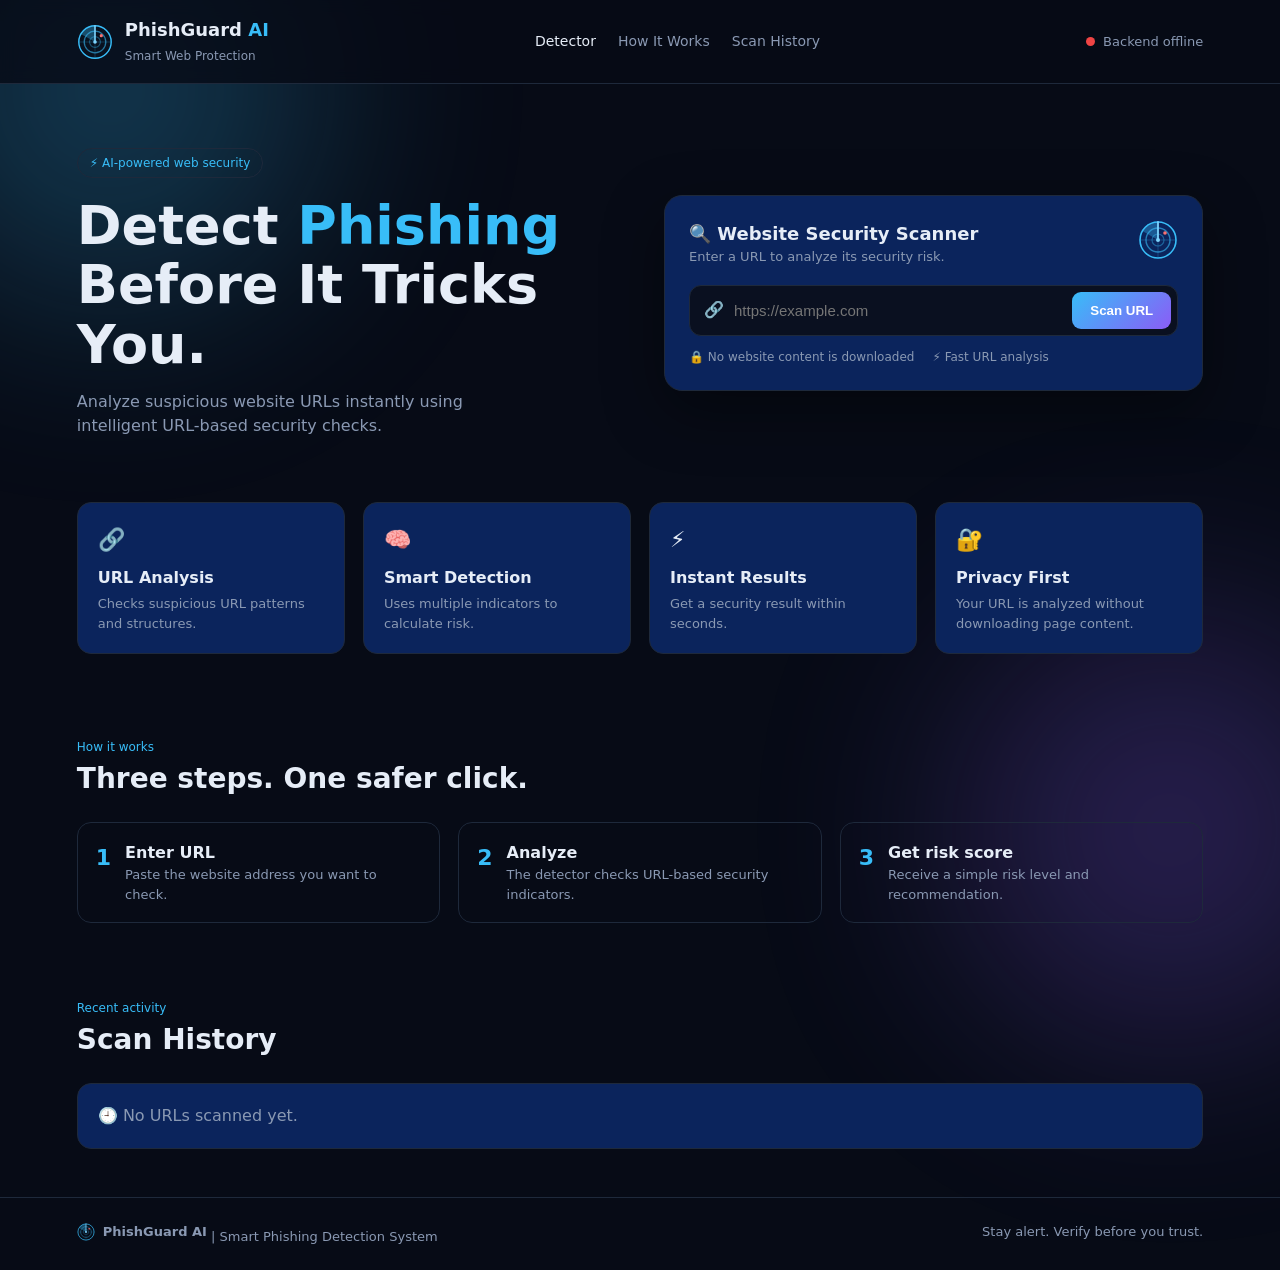
<file: index2.html>
<!DOCTYPE html>
<html lang="en">
<head>
<meta charset="UTF-8">
<meta name="viewport" content="width=device-width, initial-scale=1.0">
<link rel="icon" href="data:image/svg+xml,%3Csvg xmlns='http://www.w3.org/2000/svg' viewBox='0 0 40 40' fill='none'%3E%3Ccircle cx='20' cy='20' r='18' stroke='%2338bdf8' stroke-width='2.5'/%3E%3Ccircle cx='20' cy='20' r='10' stroke='%2338bdf8' stroke-opacity='.6' stroke-width='2.5'/%3E%3Cpath d='M20 20L20 3' stroke='%237dd3fc' stroke-width='3' stroke-linecap='round'/%3E%3Ccircle cx='20' cy='20' r='3' fill='%237dd3fc'/%3E%3C/svg%3E">
<title>PhishGuard AI | Smart Phishing Detector</title>
<style>
:root{--bg:#070b16;--panel:#0b245c;--line:#1e293b;--text:#e6edf7;--muted:#8a99b3;--blue:#38bdf8;--violet:#8b5cf6;--ok:#22c55e;--warn:#f59e0b;--bad:#ef4444}
*{box-sizing:border-box;margin:0;padding:0}
html{scroll-behavior:smooth}
body{font-family:system-ui,"Segoe UI",Arial,sans-serif;background:var(--bg);color:var(--text);line-height:1.5;overflow-x:hidden}
.glow{position:fixed;width:420px;height:420px;border-radius:50%;filter:blur(110px);opacity:.25;z-index:-1}
.glow-one{background:var(--blue);top:-120px;left:-100px}
.glow-two{background:var(--violet);bottom:-140px;right:-100px}
.navbar{display:flex;align-items:center;justify-content:space-between;gap:16px;flex-wrap:wrap;padding:16px 6vw;border-bottom:1px solid var(--line);background:rgba(7,11,22,.8);backdrop-filter:blur(8px);position:sticky;top:0;z-index:5}
.brand{display:flex;align-items:center;gap:12px}
.brand-icon{display:flex}
.brand h2{font-size:18px}.brand h2 span{color:var(--blue)}
.brand small{color:var(--muted);font-size:12px}
nav{display:flex;gap:22px}
nav a{color:var(--muted);text-decoration:none;font-size:14px}
nav a:hover,nav a.active{color:var(--text)}
.status{font-size:13px;color:var(--muted);display:flex;align-items:center;gap:8px}
.status span{width:9px;height:9px;border-radius:50%;background:var(--bad)}
.status.on span{background:var(--ok);box-shadow:0 0 8px var(--ok)}
main{padding:0 6vw}
.hero{display:grid;grid-template-columns:1fr 1fr;gap:48px;align-items:center;padding:64px 0}
.tag{display:inline-block;font-size:12px;color:var(--blue);border:1px solid var(--line);padding:5px 12px;border-radius:99px;margin-bottom:18px}
.hero h1{font-size:clamp(34px,5vw,54px);line-height:1.1;margin-bottom:16px}
.hero h1 span{color:var(--blue)}
.hero-text p{color:var(--muted);max-width:44ch}
.detector-card{background:var(--panel);border:1px solid var(--line);border-radius:18px;padding:24px;box-shadow:0 20px 60px rgba(0,0,0,.4)}
.card-header{display:flex;justify-content:space-between;gap:12px;margin-bottom:18px}
.card-header h2{font-size:18px}.card-header p{color:var(--muted);font-size:13px}
.shield{display:flex}
.url-box{display:flex;align-items:center;gap:10px;background:#0a1020;border:1px solid var(--line);border-radius:12px;padding:6px 6px 6px 14px}
.url-box:focus-within{border-color:var(--blue)}
.url-box input{flex:1;min-width:0;background:none;border:0;outline:0;color:var(--text);font-size:15px;padding:10px 0}
.url-box button{background:linear-gradient(135deg,var(--blue),var(--violet));border:0;color:#fff;font-weight:600;padding:11px 18px;border-radius:9px;cursor:pointer}
.url-box button:disabled{opacity:.6;cursor:wait}
.scanner-info{display:flex;flex-wrap:wrap;gap:6px 18px;margin-top:12px;font-size:12px;color:var(--muted)}
.hidden{display:none!important}
.result{display:flex;align-items:center;gap:14px;margin-top:20px;padding:16px;border-radius:12px;background:#0a1020;border:1px solid var(--line)}
.result-icon{width:44px;height:44px;border-radius:50%;display:grid;place-items:center;font-size:20px;font-weight:700;flex:none}
.result-content{flex:1;min-width:0}
.result-content h3{font-size:17px}
.result-content p{font-size:12px;color:var(--muted);word-break:break-all}
.risk-score{text-align:right}.risk-score strong{font-size:26px;display:block}.risk-score small{color:var(--muted)}
.result.safe{border-color:var(--ok)}.result.safe .result-icon{background:rgba(34,197,94,.15);color:var(--ok)}.result.safe strong{color:var(--ok)}
.result.warn{border-color:var(--warn)}.result.warn .result-icon{background:rgba(245,158,11,.15);color:var(--warn)}.result.warn strong{color:var(--warn)}
.result.bad{border-color:var(--bad)}.result.bad .result-icon{background:rgba(239,68,68,.15);color:var(--bad)}.result.bad strong{color:var(--bad)}
.risk-container{margin-top:16px}
.risk-label{display:flex;justify-content:space-between;font-size:13px;color:var(--muted);margin-bottom:6px}
.risk-bar{height:10px;background:#0a1020;border-radius:6px;overflow:hidden}
#riskFill{height:100%;width:0;background:var(--ok);transition:width .5s}
.features{display:grid;grid-template-columns:repeat(auto-fit,minmax(210px,1fr));gap:18px;padding-bottom:56px}
.feature{padding:20px;border:1px solid var(--line);border-radius:14px;background:var(--panel)}
.feature-icon{font-size:22px;margin-bottom:10px}
.feature h3{font-size:16px;margin-bottom:4px}.feature p{font-size:13px;color:var(--muted)}
.section-title{margin-bottom:22px}
.section-title span{color:var(--blue);font-size:12px}
.section-title h2{font-size:28px}
.how-section,.history-section{padding:24px 0 48px}
.steps{display:grid;grid-template-columns:repeat(auto-fit,minmax(240px,1fr));gap:18px}
.step{display:flex;gap:14px;padding:18px;border:1px solid var(--line);border-radius:14px}
.step b{color:var(--blue);font-size:22px}
.step h3{font-size:16px}.step p{font-size:13px;color:var(--muted)}
.history-list{border:1px solid var(--line);border-radius:14px;background:var(--panel);overflow:hidden}
.history-item{display:flex;justify-content:space-between;gap:14px;padding:13px 18px;border-bottom:1px solid var(--line);font-size:14px}
.history-item:last-child{border:0}
.history-item .u{overflow:hidden;text-overflow:ellipsis;white-space:nowrap}
.history-item .t{font-weight:700;white-space:nowrap}
.t.SAFE{color:var(--ok)}.t.PHISHING{color:var(--bad)}
.empty-history{padding:20px;color:var(--muted)}
footer{border-top:1px solid var(--line);padding:24px 6vw;color:var(--muted);font-size:13px;display:flex;justify-content:space-between;flex-wrap:wrap;gap:8px}

.sweep{transform-origin:20px 20px;animation:spin 3s linear infinite}
@keyframes spin{to{transform:rotate(360deg)}}
@media(prefers-reduced-motion:reduce){.sweep{animation:none}}
@media(max-width:820px){.hero{grid-template-columns:1fr;padding:40px 0}nav{display:none}}
</style>
</head>
<body>
<div class="glow glow-one"></div>
<div class="glow glow-two"></div>

<header class="navbar">
  <div class="brand">
    <div class="brand-icon"><svg viewBox="0 0 40 40" width="36" height="36" fill="none" aria-hidden="true"><circle cx="20" cy="20" r="18" stroke="#38bdf8" stroke-width="1.6"/><circle cx="20" cy="20" r="12" stroke="#38bdf8" stroke-opacity=".6" stroke-width="1.4"/><circle cx="20" cy="20" r="6" stroke="#38bdf8" stroke-opacity=".4" stroke-width="1.2"/><path d="M20 2V38M2 20H38" stroke="#38bdf8" stroke-opacity=".25" stroke-width="1"/><g class="sweep"><path d="M20 20L20 2A18 18 0 0 0 4.4 11Z" fill="#38bdf8" fill-opacity=".35"/><path d="M20 20L20 2" stroke="#7dd3fc" stroke-width="1.8" stroke-linecap="round"/></g><circle cx="27" cy="13" r="1.8" fill="#f87171"/><circle cx="20" cy="20" r="2" fill="#7dd3fc"/></svg></div>
    <div><h2>PhishGuard <span>AI</span></h2><small>Smart Web Protection</small></div>
  </div>
  <nav>
    <a href="#" class="active">Detector</a>
    <a href="#how">How It Works</a>
    <a href="#history">Scan History</a>
  </nav>
  <div class="status" id="status"><span></span><b id="statusText" style="font-weight:400">Checking...</b></div>
</header>

<main>
  <section class="hero">
    <div class="hero-text">
      <div class="tag">⚡ AI-powered web security</div>
      <h1>Detect <span>Phishing</span><br>Before It Tricks You.</h1>
      <p>Analyze suspicious website URLs instantly using intelligent URL-based security checks.</p>
    </div>

    <div class="detector-card">
      <div class="card-header">
        <div><h2>🔍 Website Security Scanner</h2><p>Enter a URL to analyze its security risk.</p></div>
        <div class="shield"><svg viewBox="0 0 40 40" width="40" height="40" fill="none" aria-hidden="true"><circle cx="20" cy="20" r="18" stroke="#38bdf8" stroke-width="1.6"/><circle cx="20" cy="20" r="12" stroke="#38bdf8" stroke-opacity=".6" stroke-width="1.4"/><circle cx="20" cy="20" r="6" stroke="#38bdf8" stroke-opacity=".4" stroke-width="1.2"/><path d="M20 2V38M2 20H38" stroke="#38bdf8" stroke-opacity=".25" stroke-width="1"/><g class="sweep"><path d="M20 20L20 2A18 18 0 0 0 4.4 11Z" fill="#38bdf8" fill-opacity=".35"/><path d="M20 20L20 2" stroke="#7dd3fc" stroke-width="1.8" stroke-linecap="round"/></g><circle cx="27" cy="13" r="1.8" fill="#f87171"/><circle cx="20" cy="20" r="2" fill="#7dd3fc"/></svg></div>
      </div>

      <div class="url-box">
        <span>🔗</span>
        <input type="text" id="urlInput" placeholder="https://example.com" autocomplete="off">
        <button id="scanBtn">Scan URL</button>
      </div>

      <div class="scanner-info">
        <span>🔒 No website content is downloaded</span>
        <span>⚡ Fast URL analysis</span>
      </div>

      <div id="result" class="result hidden">
        <div class="result-icon" id="resultIcon">✓</div>
        <div class="result-content">
          <h3 id="resultTitle">Website appears safe</h3>
          <p id="resultText">Analysis completed.</p>
        </div>
        <div class="risk-score"><strong id="score">0%</strong><small>Risk Score</small></div>
      </div>

      <div id="riskContainer" class="risk-container hidden">
        <div class="risk-label"><span>Security Risk</span><span id="riskText">Low</span></div>
        <div class="risk-bar"><div id="riskFill"></div></div>
      </div>
    </div>
  </section>

  <section class="features">
    <div class="feature"><div class="feature-icon">🔗</div><h3>URL Analysis</h3><p>Checks suspicious URL patterns and structures.</p></div>
    <div class="feature"><div class="feature-icon">🧠</div><h3>Smart Detection</h3><p>Uses multiple indicators to calculate risk.</p></div>
    <div class="feature"><div class="feature-icon">⚡</div><h3>Instant Results</h3><p>Get a security result within seconds.</p></div>
    <div class="feature"><div class="feature-icon">🔐</div><h3>Privacy First</h3><p>Your URL is analyzed without downloading page content.</p></div>
  </section>

  <section id="how" class="how-section">
    <div class="section-title"><span>How it works</span><h2>Three steps. One safer click.</h2></div>
    <div class="steps">
      <div class="step"><b>1</b><div><h3>Enter URL</h3><p>Paste the website address you want to check.</p></div></div>
      <div class="step"><b>2</b><div><h3>Analyze</h3><p>The detector checks URL-based security indicators.</p></div></div>
      <div class="step"><b>3</b><div><h3>Get risk score</h3><p>Receive a simple risk level and recommendation.</p></div></div>
    </div>
  </section>

  <section id="history" class="history-section">
    <div class="section-title"><span>Recent activity</span><h2>Scan History</h2></div>
    <div id="historyList" class="history-list"><div class="empty-history">🕘 No URLs scanned yet.</div></div>
  </section>
</main>

<footer>
  <div><strong style="display:inline-flex;align-items:center;gap:8px"><svg viewBox="0 0 40 40" width="18" height="18" fill="none" aria-hidden="true"><circle cx="20" cy="20" r="18" stroke="#38bdf8" stroke-width="1.6"/><circle cx="20" cy="20" r="12" stroke="#38bdf8" stroke-opacity=".6" stroke-width="1.4"/><circle cx="20" cy="20" r="6" stroke="#38bdf8" stroke-opacity=".4" stroke-width="1.2"/><path d="M20 2V38M2 20H38" stroke="#38bdf8" stroke-opacity=".25" stroke-width="1"/><g class="sweep"><path d="M20 20L20 2A18 18 0 0 0 4.4 11Z" fill="#38bdf8" fill-opacity=".35"/><path d="M20 20L20 2" stroke="#7dd3fc" stroke-width="1.8" stroke-linecap="round"/></g><circle cx="27" cy="13" r="1.8" fill="#f87171"/><circle cx="20" cy="20" r="2" fill="#7dd3fc"/></svg> PhishGuard AI</strong> | Smart Phishing Detection System</div>
  <p>Stay alert. Verify before you trust.</p>
</footer>

<script>
const API = "http://127.0.0.1:8000";
const $ = id => document.getElementById(id);
const esc = s => String(s).replace(/[&<>"]/g, c => ({"&":"&amp;","<":"&lt;",">":"&gt;",'"':"&quot;"}[c]));

async function scan(){
  const url = $("urlInput").value.trim();
  if(!url) return;
  const btn = $("scanBtn");
  btn.disabled = true; btn.textContent = "Scanning...";
  try{
    const r = await fetch(API + "/analyze", {
      method:"POST",
      headers:{"Content-Type":"application/json"},
      body: JSON.stringify({url})
    });
    if(!r.ok) throw new Error("API error " + r.status);
    show(await r.json(), url);
    loadHistory();
  }catch(e){
    alert("Scan nahi hua: " + e.message + "\nBackend (uvicorn) chal raha hai?");
  }
  btn.disabled = false; btn.textContent = "Scan URL";
}

function show(d, url){
  const phish = String(d.prediction).toUpperCase() === "PHISHING";
  const p = Math.round((d.probability || 0) * 100);
  let level = "safe", label = "Low", title = "Website appears safe", icon = "✓", color = "var(--ok)";
  if(phish){ level = "bad"; label = "High"; title = "Phishing detected, avoid this site"; icon = "!"; color = "var(--bad)"; }
  else if(p >= 20){ level = "warn"; label = "Medium"; title = "Looks safe, but stay careful"; icon = "?"; color = "var(--warn)"; }

  $("result").className = "result " + level;
  $("resultIcon").textContent = icon;
  $("resultTitle").textContent = title;
  $("resultText").textContent = url;
  $("score").textContent = p + "%";
  $("riskContainer").classList.remove("hidden");
  $("riskText").textContent = label;
  $("riskFill").style.width = p + "%";
  $("riskFill").style.background = color;
}

async function loadHistory(){
  try{
    const r = await fetch(API + "/history?limit=10");
    const d = await r.json();
    const items = d.scans || [];
    if(!items.length) return;
    $("historyList").innerHTML = items.map(s =>
      `<div class="history-item"><span class="u" title="${esc(s.url)}">${esc(s.url)}</span><span class="t ${esc(s.prediction)}">${esc(s.prediction)}</span></div>`
    ).join("");
  }catch(e){}
}

async function checkStatus(){
  try{ const r = await fetch(API + "/"); if(!r.ok) throw 0;
    $("status").classList.add("on"); $("statusText").textContent = "System Online";
  }catch(e){ $("status").classList.remove("on"); $("statusText").textContent = "Backend offline"; }
}

$("scanBtn").addEventListener("click", scan);
$("urlInput").addEventListener("keydown", e => { if(e.key === "Enter") scan(); });
checkStatus(); loadHistory();
</script>
</body>
</html>
</file>
